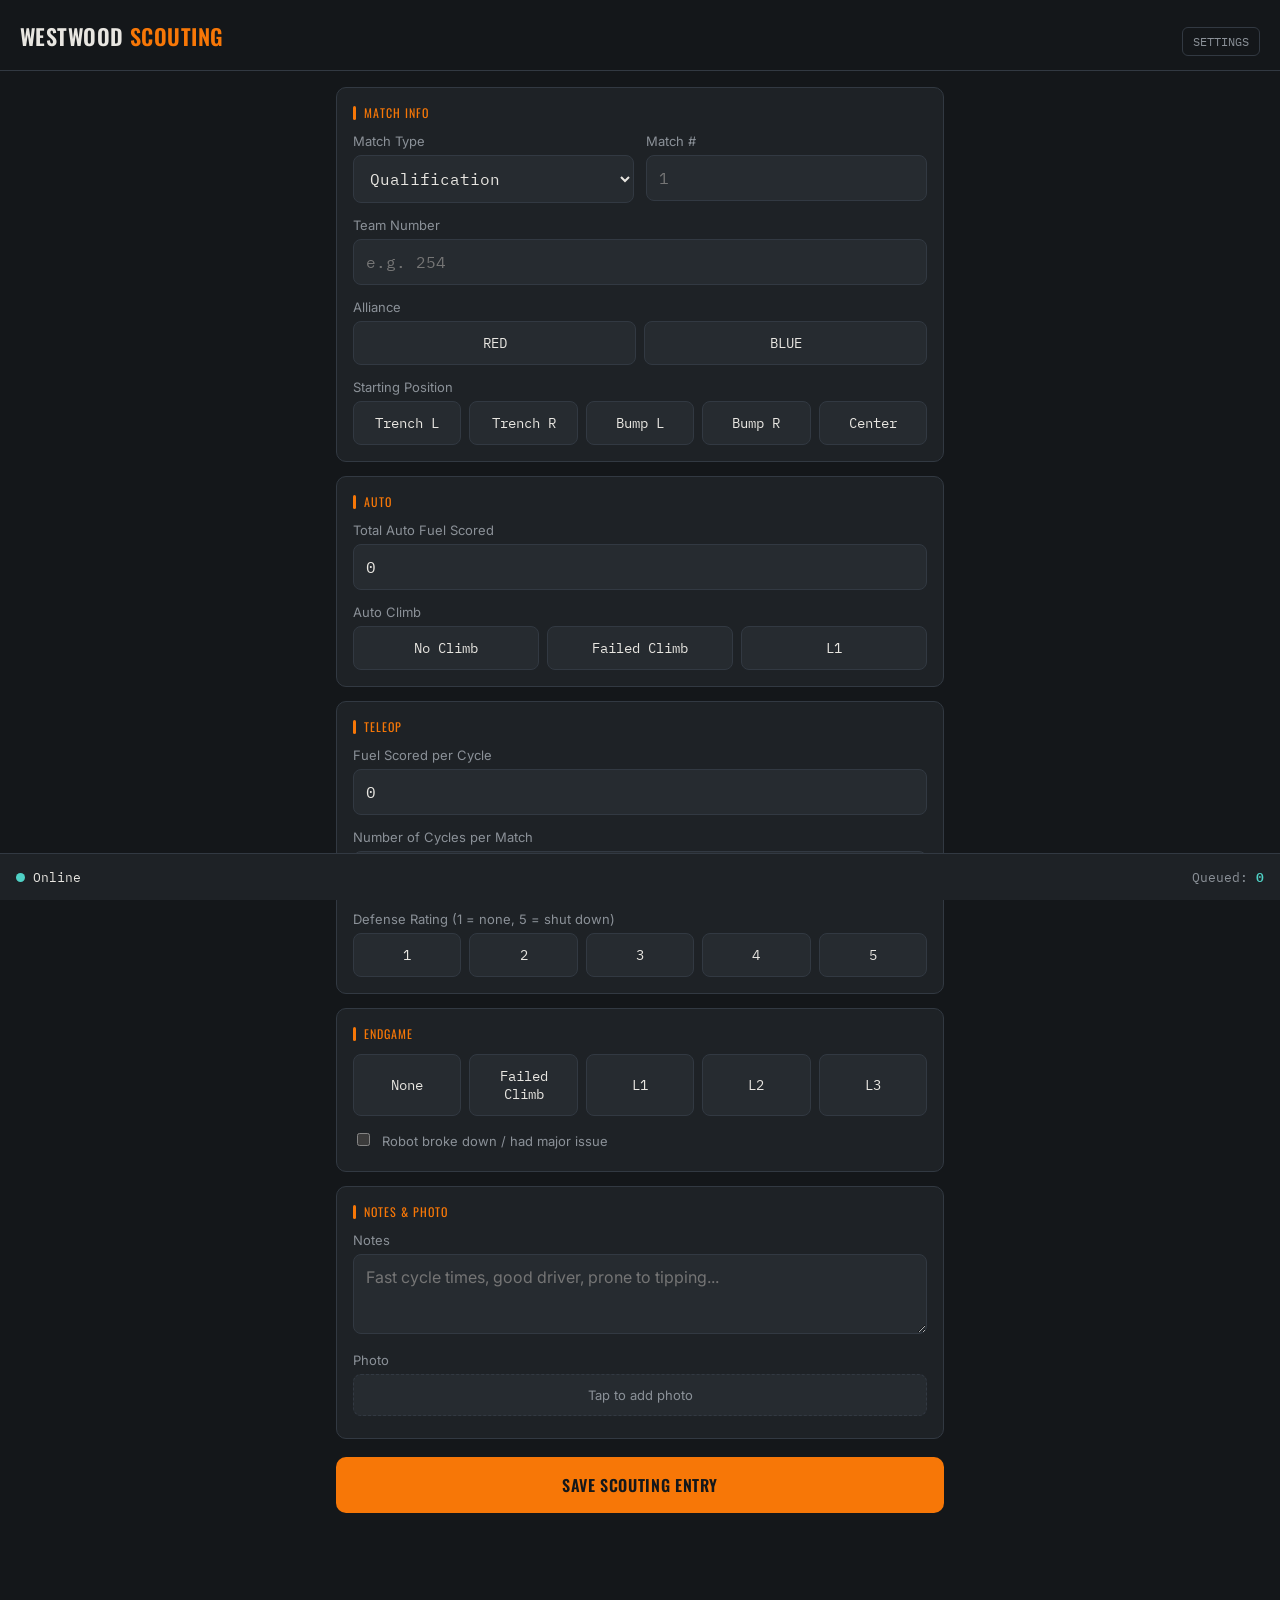
<file: index.html>
<!DOCTYPE html>
<html lang="en">
<head>
<meta charset="UTF-8" />
<meta name="viewport" content="width=device-width, initial-scale=1, maximum-scale=1, user-scalable=no" />
<meta name="theme-color" content="#14171A" />
<title>FRC Scouting</title>
<link rel="manifest" href="manifest.json" />
<link rel="stylesheet" href="styles.css" />
</head>
<body>

<header class="app-header">
  <div class="brand">Westwood <span>Scouting</span></div>
  <button class="settings-btn" id="settingsBtn">SETTINGS</button>
</header>

<main>
  <form id="scoutForm">

    <div class="card">
      <p class="card-label">Match Info</p>
      <div class="row-2">
        <div class="field">
          <label for="matchType">Match Type</label>
          <select id="matchType">
            <option value="Qual">Qualification</option>
            <option value="Playoff">Playoff</option>
            <option value="Practice">Practice</option>
          </select>
        </div>
        <div class="field">
          <label for="matchNumber">Match #</label>
          <input type="number" id="matchNumber" inputmode="numeric" placeholder="1" required />
        </div>
      </div>
      <div class="field">
        <label for="teamNumber">Team Number</label>
        <input type="number" id="teamNumber" inputmode="numeric" placeholder="e.g. 254" required />
      </div>
      <div class="field">
        <label>Alliance</label>
        <div class="toggle-group" id="allianceGroup">
          <button type="button" class="toggle-btn alliance-red" data-value="red">RED</button>
          <button type="button" class="toggle-btn alliance-blue" data-value="blue">BLUE</button>
        </div>
      </div>
      <div class="field" style="margin-bottom:0">
        <label>Starting Position</label>
        <div class="toggle-group" id="startingPositionGroup">
          <button type="button" class="toggle-btn" data-value="Trench (left)">Trench L</button>
          <button type="button" class="toggle-btn" data-value="Trench (right)">Trench R</button>
          <button type="button" class="toggle-btn" data-value="Bump (left)">Bump L</button>
          <button type="button" class="toggle-btn" data-value="Bump (right)">Bump R</button>
          <button type="button" class="toggle-btn" data-value="Center">Center</button>
        </div>
      </div>
    </div>

    <div class="card">
      <p class="card-label">Auto</p>
      <div class="field">
        <label for="autoScoreVal">Total Auto Fuel Scored</label>
        <input type="number" id="autoScoreVal" inputmode="numeric" min="0" value="0" />
      </div>
      <div class="field" style="margin-bottom:0">
        <label>Auto Climb</label>
        <div class="toggle-group" id="autoClimbGroup">
          <button type="button" class="toggle-btn" data-value="No Climb">No Climb</button>
          <button type="button" class="toggle-btn" data-value="Failed Climb">Failed Climb</button>
          <button type="button" class="toggle-btn" data-value="L1">L1</button>
        </div>
      </div>
    </div>

    <div class="card">
      <p class="card-label">Teleop</p>
      <div class="field">
        <label for="teleopScoreVal">Fuel Scored per Cycle</label>
        <input type="number" id="teleopScoreVal" inputmode="numeric" min="0" value="0" />
      </div>
      <div class="field">
        <label for="cyclesPerMatchVal">Number of Cycles per Match</label>
        <input type="number" id="cyclesPerMatchVal" inputmode="numeric" min="0" value="0" />
      </div>
      <div class="field">
        <label>Defense Rating (1 = none, 5 = shut down)</label>
        <div class="toggle-group" id="defenseGroup">
          <button type="button" class="toggle-btn" data-value="1">1</button>
          <button type="button" class="toggle-btn" data-value="2">2</button>
          <button type="button" class="toggle-btn" data-value="3">3</button>
          <button type="button" class="toggle-btn" data-value="4">4</button>
          <button type="button" class="toggle-btn" data-value="5">5</button>
        </div>
      </div>
    </div>

    <div class="card">
      <p class="card-label">Endgame</p>
      <div class="field">
        <div class="toggle-group" id="endgameGroup">
          <button type="button" class="toggle-btn" data-value="None">None</button>
          <button type="button" class="toggle-btn" data-value="Failed Climb">Failed Climb</button>
          <button type="button" class="toggle-btn" data-value="L1">L1</button>
          <button type="button" class="toggle-btn" data-value="L2">L2</button>
          <button type="button" class="toggle-btn" data-value="L3">L3</button>
        </div>
      </div>
      <div class="field" style="margin-bottom:0">
        <label>
          <input type="checkbox" id="brokeDown" style="width:auto;display:inline-block;margin-right:8px;" />
          Robot broke down / had major issue
        </label>
      </div>
    </div>

    <div class="card">
      <p class="card-label">Notes &amp; Photo</p>
      <div class="field">
        <label for="notes">Notes</label>
        <textarea id="notes" placeholder="Fast cycle times, good driver, prone to tipping..."></textarea>
      </div>
      <div class="field" style="margin-bottom:0">
        <label>Photo</label>
        <div class="photo-input-wrap">
          <label class="photo-btn" for="photoInput">Tap to add photo</label>
          <input type="file" id="photoInput" accept="image/*" capture="environment" style="display:none" />
          <img id="photoPreview" class="photo-preview" alt="preview" />
        </div>
      </div>
    </div>

    <button type="submit" class="submit-btn">Save Scouting Entry</button>
  </form>
</main>

<div class="telemetry-bar">
  <div class="telemetry-status">
    <span class="status-dot" id="statusDot"></span>
    <span id="statusText">Offline</span>
  </div>
  <div class="telemetry-queue">
    Queued: <span class="count zero" id="queueCount">0</span>
  </div>
</div>

<div class="toast" id="toast"></div>

<div class="modal-overlay" id="settingsModal">
  <div class="modal">
    <h2>Settings</h2>
    <div class="field">
      <label for="scouterName">Your Name (required)</label>
      <input type="text" id="scouterName" placeholder="e.g. Jordan" required />
    </div>
    <div class="field">
      <label for="eventKey">Event Key (TBA code, optional)</label>
      <input type="text" id="eventKey" placeholder="e.g. 2026txaus" />
    </div>
    <div class="field" style="margin-bottom:0">
      <label for="apiUrl">Apps Script Web App URL</label>
      <input type="text" id="apiUrl" placeholder="https://script.google.com/macros/s/.../exec" />
      <p class="field-hint">Paste the deployment URL from the backend setup.</p>
      <label for="apiSecret">Shared Secret</label>
      <input type="text" id="apiSecret" placeholder="must match SHARED_SECRET in Code.gs" />
    </div>
    <div class="modal-actions">
      <button type="button" class="cancel-btn" id="settingsCancel">Cancel</button>
      <button type="button" class="save-btn" id="settingsSave">Save</button>
    </div>
  </div>
</div>

<script src="app.js"></script>
</body>
</html>
</file>
<file: styles.css>
@import url('https://fonts.googleapis.com/css2?family=Oswald:wght@400;500;600;700&family=IBM+Plex+Mono:wght@400;500;600&family=Inter:wght@400;500;600&display=swap');

:root {
  --bg: #14171a;
  --surface: #1e2226;
  --surface-raised: #262b30;
  --border: #323942;
  --text: #e8e6e1;
  --text-dim: #8b9198;
  --amber: #f77707;
  --amber-dim: #a9741a;
  --cyan: #4fd1c5;
  --red: #e85d4c;

  --font-display: 'Oswald', 'Arial Narrow', sans-serif;
  --font-body: 'Inter', -apple-system, 'Segoe UI', Roboto, sans-serif;
  --font-mono: 'IBM Plex Mono', 'SF Mono', ui-monospace, monospace;

  color-scheme: dark;
}

* {
  box-sizing: border-box;
}

html, body {
  margin: 0;
  padding: 0;
  background: var(--bg);
  color: var(--text);
  font-family: var(--font-body);
  -webkit-tap-highlight-color: transparent;
}

body {
  padding-bottom: 84px; /* room for the telemetry bar */
  min-height: 100vh;
}

/* ---------- Header ---------- */

header.app-header {
  padding: 20px 20px 14px;
  border-bottom: 1px solid var(--border);
  display: flex;
  align-items: baseline;
  justify-content: space-between;
}

header.app-header .brand {
  font-family: var(--font-display);
  font-weight: 600;
  font-size: 22px;
  letter-spacing: 0.02em;
  text-transform: uppercase;
}

header.app-header .brand span {
  color: var(--amber);
}

header.app-header .settings-btn {
  background: none;
  border: 1px solid var(--border);
  color: var(--text-dim);
  border-radius: 6px;
  padding: 6px 10px;
  font-family: var(--font-mono);
  font-size: 12px;
  cursor: pointer;
}

/* ---------- Layout ---------- */

main {
  padding: 16px;
  max-width: 640px;
  margin: 0 auto;
}

.card {
  background: var(--surface);
  border: 1px solid var(--border);
  border-radius: 10px;
  padding: 16px;
  margin-bottom: 14px;
}

.card-label {
  font-family: var(--font-display);
  text-transform: uppercase;
  letter-spacing: 0.08em;
  font-size: 12px;
  color: var(--amber);
  margin: 0 0 12px;
  display: flex;
  align-items: center;
  gap: 8px;
}

.card-label::before {
  content: '';
  width: 3px;
  height: 14px;
  background: var(--amber);
  display: inline-block;
  border-radius: 2px;
}

/* ---------- Form fields ---------- */

.field {
  margin-bottom: 14px;
}

.field:last-child {
  margin-bottom: 0;
}

.field label {
  display: block;
  font-size: 13px;
  color: var(--text-dim);
  margin-bottom: 6px;
}

.field input[type="text"],
.field input[type="number"],
.field select,
.field textarea {
  width: 100%;
  background: var(--surface-raised);
  border: 1px solid var(--border);
  color: var(--text);
  border-radius: 8px;
  padding: 12px;
  font-size: 16px;
  font-family: var(--font-mono);
}

.field textarea {
  font-family: var(--font-body);
  min-height: 80px;
  resize: vertical;
}

.field input:focus,
.field select:focus,
.field textarea:focus {
  outline: 2px solid var(--amber);
  outline-offset: -1px;
}

.row-2 {
  display: grid;
  grid-template-columns: 1fr 1fr;
  gap: 12px;
}

/* Big touch-friendly toggle buttons for alliance / endgame / rating */

.toggle-group {
  display: flex;
  gap: 8px;
  flex-wrap: wrap;
}

.toggle-btn {
  flex: 1;
  min-width: 64px;
  background: var(--surface-raised);
  border: 1px solid var(--border);
  color: var(--text);
  padding: 12px 8px;
  border-radius: 8px;
  font-family: var(--font-mono);
  font-size: 14px;
  cursor: pointer;
  text-align: center;
}

.toggle-btn.active {
  background: var(--amber);
  border-color: var(--amber);
  color: #14171a;
  font-weight: 600;
}

.toggle-btn.alliance-red.active {
  background: var(--red);
  border-color: var(--red);
  color: #fff;
}

.toggle-btn.alliance-blue.active {
  background: #4a90d9;
  border-color: #4a90d9;
  color: #fff;
}

/* Photo capture */

.photo-input-wrap {
  display: flex;
  gap: 10px;
  align-items: center;
}

.photo-btn {
  background: var(--surface-raised);
  border: 1px dashed var(--border);
  color: var(--text-dim);
  border-radius: 8px;
  padding: 12px;
  font-size: 13px;
  cursor: pointer;
  flex: 1;
  text-align: center;
}

.photo-preview {
  width: 56px;
  height: 56px;
  border-radius: 8px;
  object-fit: cover;
  border: 1px solid var(--border);
  display: none;
}

/* Submit button */

.submit-btn {
  width: 100%;
  background: var(--amber);
  color: #14171a;
  border: none;
  border-radius: 10px;
  padding: 16px;
  font-family: var(--font-display);
  font-size: 16px;
  font-weight: 600;
  text-transform: uppercase;
  letter-spacing: 0.04em;
  cursor: pointer;
  margin-top: 4px;
}

.submit-btn:active {
  transform: scale(0.99);
}

/* ---------- Telemetry bar (signature element) ---------- */

.telemetry-bar {
  position: fixed;
  bottom: 0;
  left: 0;
  right: 0;
  background: var(--surface);
  border-top: 1px solid var(--border);
  padding: 12px 16px;
  display: flex;
  align-items: center;
  justify-content: space-between;
  font-family: var(--font-mono);
  font-size: 13px;
  z-index: 20;
}

.telemetry-status {
  display: flex;
  align-items: center;
  gap: 8px;
}

.status-dot {
  width: 9px;
  height: 9px;
  border-radius: 50%;
  background: var(--red);
  box-shadow: 0 0 0 0 rgba(232, 93, 76, 0.6);
  animation: pulse 2s infinite;
}

.status-dot.online {
  background: var(--cyan);
  box-shadow: 0 0 0 0 rgba(79, 209, 197, 0.6);
}

@keyframes pulse {
  0% { box-shadow: 0 0 0 0 currentColor; opacity: 1; }
  70% { box-shadow: 0 0 0 8px transparent; opacity: 0.7; }
  100% { box-shadow: 0 0 0 0 transparent; opacity: 1; }
}

@media (prefers-reduced-motion: reduce) {
  .status-dot { animation: none; }
}

.telemetry-queue {
  color: var(--text-dim);
}

.telemetry-queue .count {
  color: var(--amber);
  font-weight: 600;
}

.telemetry-queue .count.zero {
  color: var(--cyan);
}

/* ---------- Toast ---------- */

.toast {
  position: fixed;
  bottom: 76px;
  left: 50%;
  transform: translateX(-50%) translateY(20px);
  background: var(--surface-raised);
  border: 1px solid var(--border);
  color: var(--text);
  padding: 10px 16px;
  border-radius: 8px;
  font-size: 13px;
  opacity: 0;
  pointer-events: none;
  transition: opacity 0.25s ease, transform 0.25s ease;
  z-index: 30;
  max-width: 90%;
  text-align: center;
}

.toast.show {
  opacity: 1;
  transform: translateX(-50%) translateY(0);
}

/* ---------- Settings modal ---------- */

.modal-overlay {
  position: fixed;
  inset: 0;
  background: rgba(0, 0, 0, 0.6);
  display: none;
  align-items: center;
  justify-content: center;
  z-index: 40;
  padding: 20px;
}

.modal-overlay.show {
  display: flex;
}

.modal {
  background: var(--surface);
  border: 1px solid var(--border);
  border-radius: 12px;
  padding: 20px;
  width: 100%;
  max-width: 420px;
}

.modal h2 {
  font-family: var(--font-display);
  text-transform: uppercase;
  font-size: 16px;
  letter-spacing: 0.05em;
  margin: 0 0 16px;
  color: var(--amber);
}

.modal .field-hint {
  font-size: 12px;
  color: var(--text-dim);
  margin-top: -8px;
  margin-bottom: 14px;
}

.modal-actions {
  display: flex;
  gap: 10px;
  margin-top: 16px;
}

.modal-actions button {
  flex: 1;
  padding: 12px;
  border-radius: 8px;
  border: 1px solid var(--border);
  font-family: var(--font-mono);
  cursor: pointer;
}

.modal-actions .save-btn {
  background: var(--amber);
  color: #14171a;
  border: none;
  font-weight: 600;
}

.modal-actions .cancel-btn {
  background: transparent;
  color: var(--text-dim);
}
</file>
